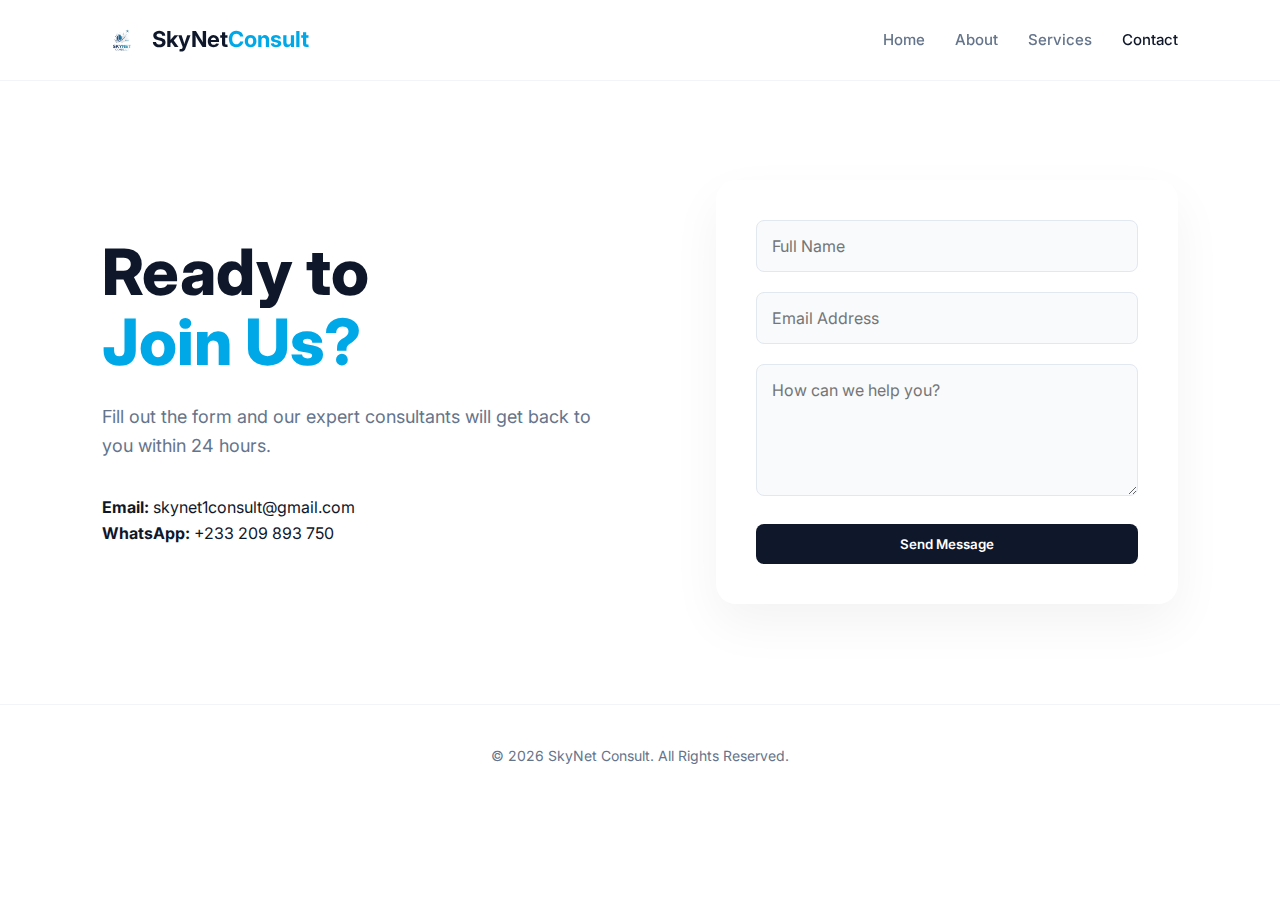
<file: contact.html>
<!DOCTYPE html>
<html lang="en">
<head>
    <meta charset="UTF-8">
    <meta name="viewport" content="width=device-width, initial-scale=1.0">
    <title>Contact Us | SkyNet Consult</title>
    <link rel="icon" type="image/png" href="images/Skynet.png">
    <link href="https://fonts.googleapis.com/css2?family=Inter:wght@400;600;700;800&display=swap" rel="stylesheet">
    <link rel="stylesheet" href="style.css">
    <style>
        /* Mobile Menu Styles for this page */
        .menu-toggle {
            display: none;
            flex-direction: column;
            cursor: pointer;
            gap: 5px;
            z-index: 1001;
        }

        .bar {
            width: 25px;
            height: 3px;
            background-color: var(--primary-navy);
            transition: 0.3s;
        }

        @media (max-width: 768px) {
            .menu-toggle { display: flex; }
            .nav-links {
                position: fixed;
                right: -100%;
                top: 0;
                height: 100vh;
                width: 75%;
                background: white;
                flex-direction: column;
                padding-top: 100px;
                transition: 0.4s ease-in-out;
                box-shadow: -10px 0 30px rgba(0,0,0,0.1);
                z-index: 999;
            }
            .nav-links.active { right: 0; }
            .nav-links li { 
                margin: 20px 0; 
                width: 100%; 
                text-align: center; 
            }
            /* Adjust hero for mobile */
            .hero-container { grid-template-columns: 1fr; }
        }
    </style>
</head>
<body>

    <nav>
        <a href="index.html" class="logo-wrapper">
            <img src="images/Skynet.png" alt="Logo" class="nav-logo">
            <h2>SkyNet<span>Consult</span></h2>
        </a>

        <div class="menu-toggle" id="mobile-menu">
            <span class="bar"></span>
            <span class="bar"></span>
            <span class="bar"></span>
        </div>

        <ul class="nav-links">
            <li><a href="index.html">Home</a></li>
            <li><a href="about.html">About</a></li>
            <li><a href="services.html">Services</a></li>
            <li><a href="contact.html" class="active">Contact</a></li>
        </ul>
    </nav>

    <section class="hero-split" style="padding-top:180px">
        <div class="hero-container">
            <div class="hero-content-left">
                <h1>Ready to <br><span class="highlight-blue">Join Us?</span></h1>
                <p class="hero-description">Fill out the form and our expert consultants will get back to you within 24 hours.</p>
                <div style="margin-top: 30px;">
                    <p><strong>Email:</strong> skynet1consult@gmail.com </p>
                    <p><strong>WhatsApp:</strong> +233 209 893 750</p>
                </div>
            </div>
            <div class="contact-form">
                <form action="/contact" method="POST">
                    <input type="text" name="name" placeholder="Full Name" required>
                    <input type="email" name="email" placeholder="Email Address" required>
                    <textarea name="message" rows="5" placeholder="How can we help you?" required></textarea>
                    <button type="submit" class="btn btn-navy" style="width:100%">Send Message</button>
                </form>
            </div>
        </div>
    </section>

    <footer>© 2026 SkyNet Consult. All Rights Reserved.</footer>

    <script>
        const menu = document.querySelector('#mobile-menu');
        const menuLinks = document.querySelector('.nav-links');
        const bars = document.querySelectorAll('.bar');

        menu.addEventListener('click', function() {
            menuLinks.classList.toggle('active');
            
            // Animate hamburger to X
            if(menuLinks.classList.contains('active')) {
                bars[0].style.transform = "rotate(45deg) translate(5px, 6px)";
                bars[1].style.opacity = "0";
                bars[2].style.transform = "rotate(-45deg) translate(5px, -6px)";
            } else {
                bars[0].style.transform = "none";
                bars[1].style.opacity = "1";
                bars[2].style.transform = "none";
            }
        });

        // Close menu if a link is clicked
        document.querySelectorAll('.nav-links a').forEach(link => {
            link.addEventListener('click', () => {
                menuLinks.classList.remove('active');
                bars[0].style.transform = "none";
                bars[1].style.opacity = "1";
                bars[2].style.transform = "none";
            });
        });
    </script>
</body>
</html>
</file>
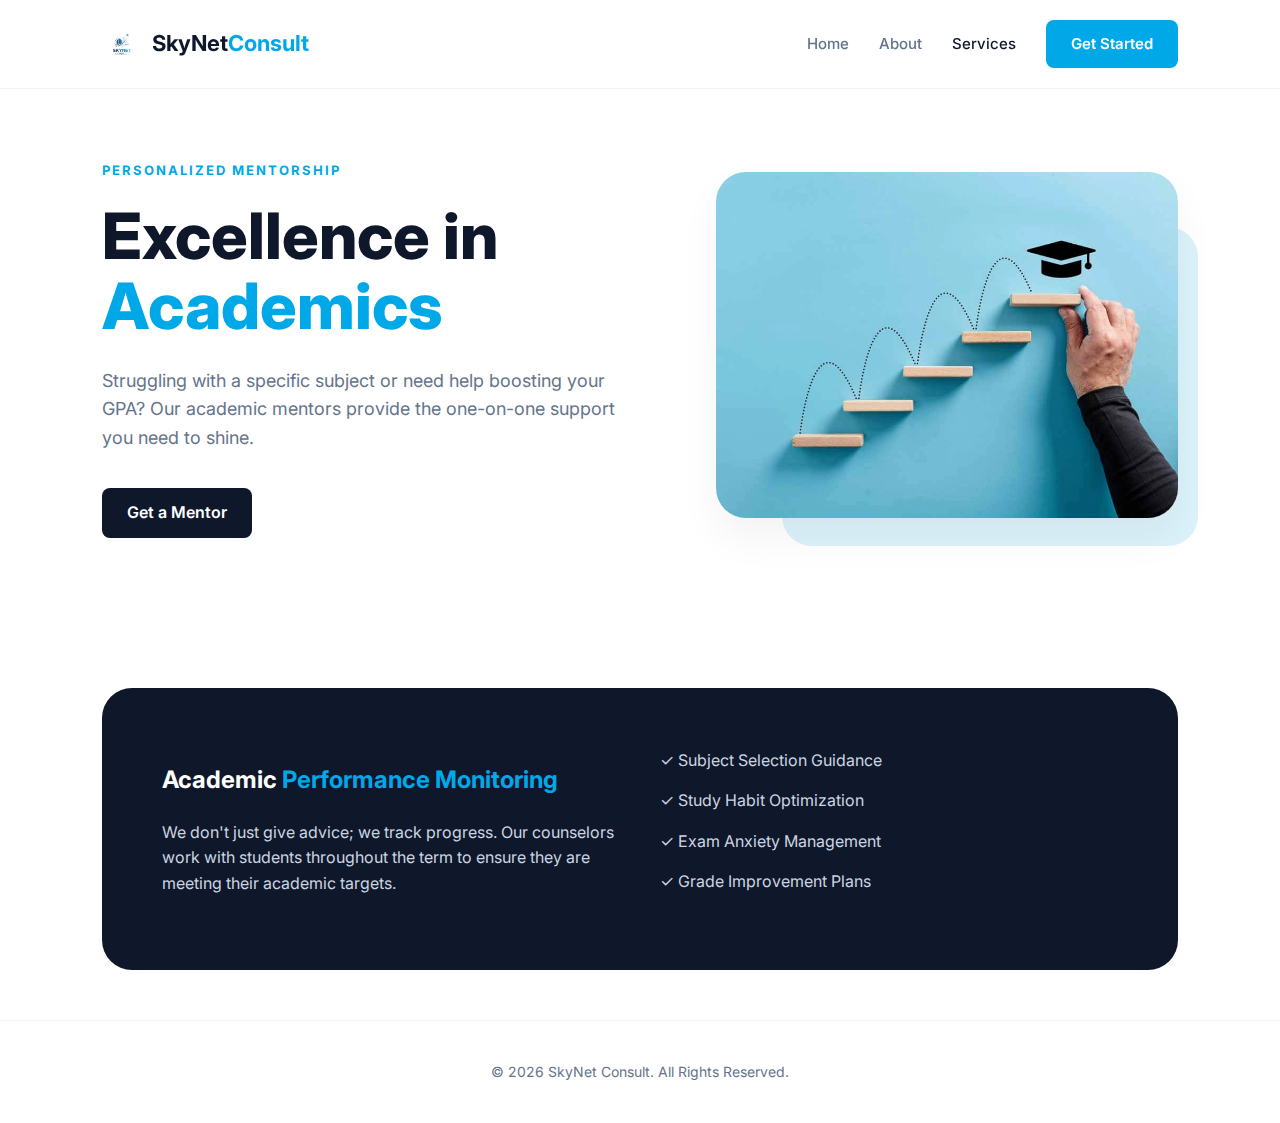
<file: service-academic.html>
<!DOCTYPE html>
<html lang="en">
<head>
    <meta charset="UTF-8">
    <meta name="viewport" content="width=device-width, initial-scale=1.0">
    <title>Academic Counselling | SkyNet Consult</title>
    <link rel="icon" type="image/png" href="images/Skynet.png">
    <link href="https://fonts.googleapis.com/css2?family=Inter:wght@400;600;700;800&display=swap" rel="stylesheet">
    <link rel="stylesheet" href="style.css">
    <style>
        .mentorship-box {
            background: var(--primary-navy);
            color: white;
            padding: 60px;
            border-radius: 30px;
            margin: 50px 8%;
            display: grid;
            grid-template-columns: 1fr 1fr;
            gap: 40px;
            align-items: center;
        }

        /* Mobile Menu Styles */
        .menu-toggle {
            display: none;
            flex-direction: column;
            cursor: pointer;
            gap: 5px;
            z-index: 1001;
        }

        .bar {
            width: 25px;
            height: 3px;
            background-color: var(--primary-navy);
            transition: 0.3s;
        }

        @media (max-width: 768px) { 
            .mentorship-box { grid-template-columns: 1fr; padding: 30px; } 
            .menu-toggle { display: flex; }
            .nav-links {
                position: fixed;
                right: -100%;
                top: 0;
                height: 100vh;
                width: 75%;
                background: white;
                flex-direction: column;
                padding-top: 100px;
                transition: 0.4s ease-in-out;
                box-shadow: -10px 0 30px rgba(0,0,0,0.1);
                z-index: 999;
            }
            .nav-links.active { right: 0; }
            .nav-links li { margin: 20px 0; width: 100%; text-align: center; }
        }
    </style>
</head>
<body>

    <nav>
        <a href="index.html" class="logo-wrapper">
            <img src="images/Skynet.png" alt="Logo" class="nav-logo">
            <h2>SkyNet<span>Consult</span></h2>
        </a>

        <div class="menu-toggle" id="mobile-menu">
            <span class="bar"></span>
            <span class="bar"></span>
            <span class="bar"></span>
        </div>

        <ul class="nav-links">
            <li><a href="index.html">Home</a></li>
            <li><a href="about.html">About</a></li>
            <li><a href="services.html" class="active">Services</a></li>
            <li><a href="contact.html" class="btn btn-blue" style="color:white">Get Started</a></li>
        </ul>
    </nav>

    <header class="hero-split" style="padding-top:160px;">
        <div class="hero-container">
            <div class="hero-content-left">
                <p class="tagline">Personalized Mentorship</p>
                <h1>Excellence in <br><span class="highlight-blue">Academics</span></h1>
                <p class="hero-description">Struggling with a specific subject or need help boosting your GPA? Our academic mentors provide the one-on-one support you need to shine.</p>
                <a href="https://wa.me/233209893750?text=I%20need%20Academic%20Counselling%20support" class="btn btn-navy">Get a Mentor</a>
            </div>
            <div class="hero-image-right">
                <div class="image-wrapper">
                    <div class="image-bg-shape"></div>
                    <img src="images/Academic Success.png" class="hero-image" alt="Academic Success">
                </div>
            </div>
        </div>
    </header>

    <div class="mentorship-box">
        <div>
            <h2 style="color:white;">Academic <span class="highlight-blue">Performance Monitoring</span></h2>
            <p style="color: #cbd5e1; margin-top: 20px;">We don't just give advice; we track progress. Our counselors work with students throughout the term to ensure they are meeting their academic targets.</p>
        </div>
        <ul style="list-style: none; color: #cbd5e1;">
            <li style="margin-bottom: 15px;">✓ Subject Selection Guidance</li>
            <li style="margin-bottom: 15px;">✓ Study Habit Optimization</li>
            <li style="margin-bottom: 15px;">✓ Exam Anxiety Management</li>
            <li style="margin-bottom: 15px;">✓ Grade Improvement Plans</li>
        </ul>
    </div>

    <footer>© 2026 SkyNet Consult. All Rights Reserved.</footer>

    <script>
        const menu = document.querySelector('#mobile-menu');
        const menuLinks = document.querySelector('.nav-links');
        const bars = document.querySelectorAll('.bar');

        menu.addEventListener('click', function() {
            menuLinks.classList.toggle('active');
            if(menuLinks.classList.contains('active')) {
                bars[0].style.transform = "rotate(45deg) translate(5px, 6px)";
                bars[1].style.opacity = "0";
                bars[2].style.transform = "rotate(-45deg) translate(5px, -6px)";
            } else {
                bars[0].style.transform = "none";
                bars[1].style.opacity = "1";
                bars[2].style.transform = "none";
            }
        });

        document.querySelectorAll('.nav-links a').forEach(link => {
            link.addEventListener('click', () => {
                menuLinks.classList.remove('active');
                bars[0].style.transform = "none";
                bars[1].style.opacity = "1";
                bars[2].style.transform = "none";
            });
        });
    </script>
</body>
</html>
</file>
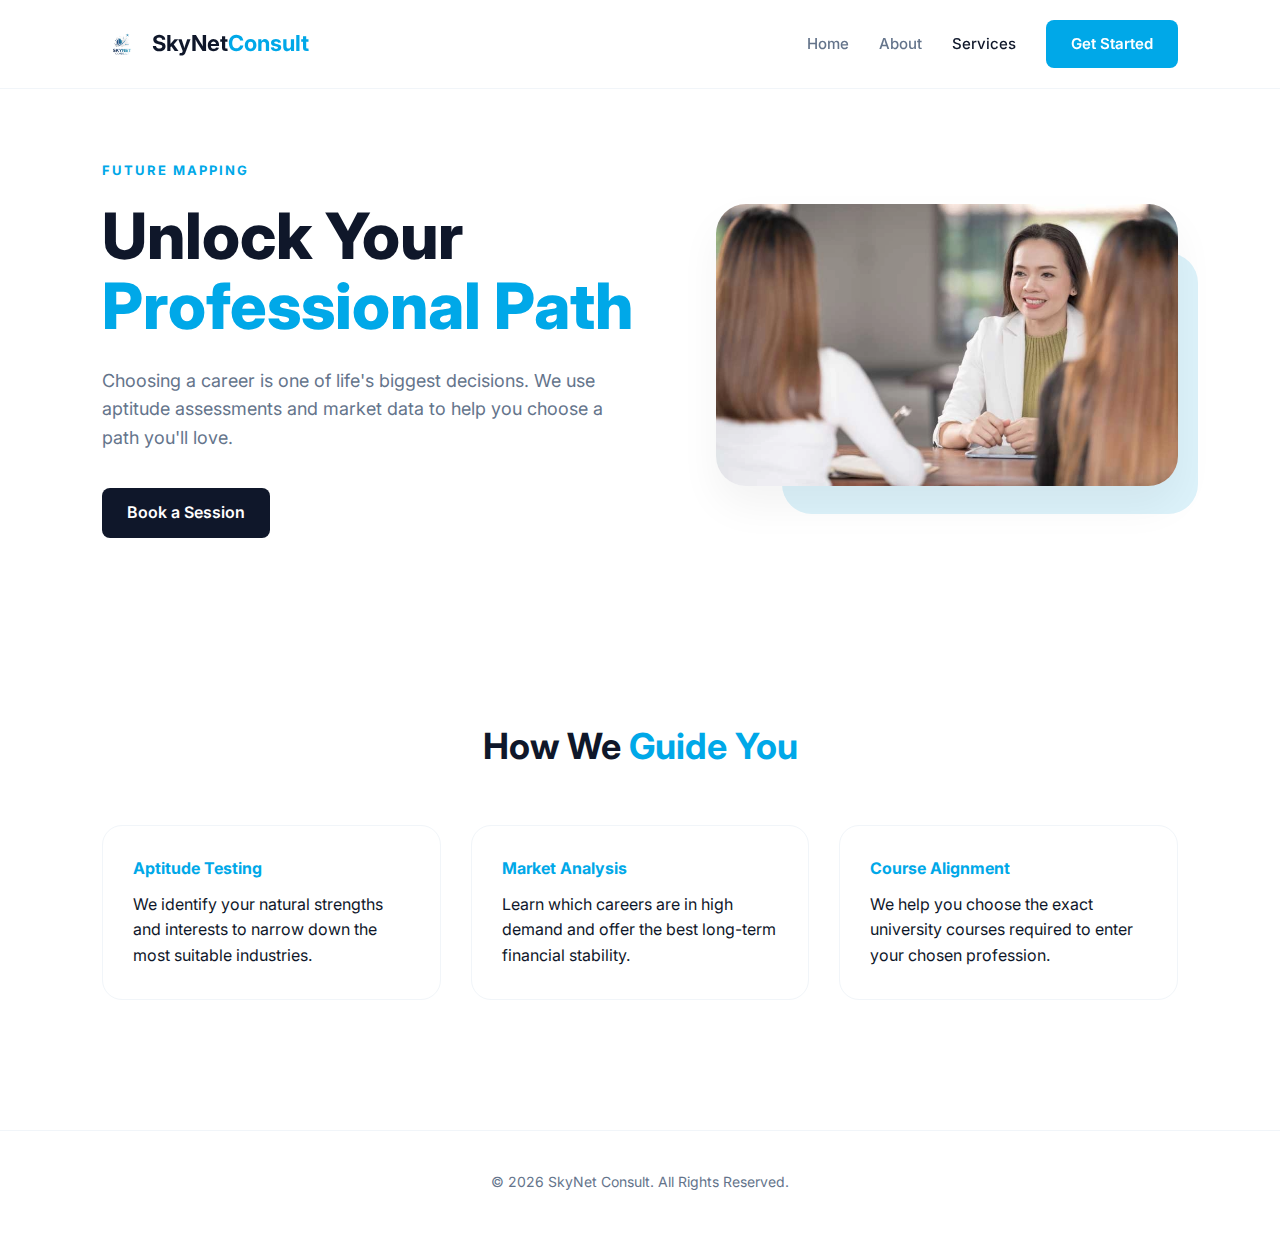
<file: service-career.html>
<!DOCTYPE html>
<html lang="en">
<head>
    <meta charset="UTF-8">
    <meta name="viewport" content="width=device-width, initial-scale=1.0">
    <title>Career Counselling | SkyNet Consult</title>
    <link rel="icon" type="image/png" href="images/Skynet.png">
    <link href="https://fonts.googleapis.com/css2?family=Inter:wght@400;600;700;800&display=swap" rel="stylesheet">
    <link rel="stylesheet" href="style.css">
    <style>
        .career-grid {
            display: grid;
            grid-template-columns: repeat(auto-fit, minmax(300px, 1fr));
            gap: 30px;
            margin: 50px 0;
        }
        .career-feature {
            background: #fff;
            padding: 30px;
            border-radius: 20px;
            border: 1px solid #f1f5f9;
        }
        .career-feature h4 { color: var(--accent-blue); margin-bottom: 10px; }

        /* Mobile Menu Styles */
        .menu-toggle {
            display: none;
            flex-direction: column;
            cursor: pointer;
            gap: 5px;
            z-index: 1001;
        }

        .bar {
            width: 25px;
            height: 3px;
            background-color: var(--primary-navy);
            transition: 0.3s;
        }

        @media (max-width: 768px) {
            .menu-toggle { display: flex; }
            .nav-links {
                position: fixed;
                right: -100%;
                top: 0;
                height: 100vh;
                width: 75%;
                background: white;
                flex-direction: column;
                padding-top: 100px;
                transition: 0.4s ease-in-out;
                box-shadow: -10px 0 30px rgba(0,0,0,0.1);
                z-index: 999;
            }
            .nav-links.active { right: 0; }
            .nav-links li { margin: 20px 0; width: 100%; text-align: center; }
        }
    </style>
</head>
<body>

    <nav>
        <a href="index.html" class="logo-wrapper">
            <img src="images/Skynet.png" alt="Logo" class="nav-logo">
            <h2>SkyNet<span>Consult</span></h2>
        </a>

        <div class="menu-toggle" id="mobile-menu">
            <span class="bar"></span>
            <span class="bar"></span>
            <span class="bar"></span>
        </div>

        <ul class="nav-links">
            <li><a href="index.html">Home</a></li>
            <li><a href="about.html">About</a></li>
            <li><a href="services.html" class="active">Services</a></li>
            <li><a href="contact.html" class="btn btn-blue" style="color:white">Get Started</a></li>
        </ul>
    </nav>

    <header class="hero-split" style="padding-top:160px;">
        <div class="hero-container">
            <div class="hero-content-left">
                <p class="tagline">Future Mapping</p>
                <h1>Unlock Your <br><span class="highlight-blue">Professional Path</span></h1>
                <p class="hero-description">Choosing a career is one of life's biggest decisions. We use aptitude assessments and market data to help you choose a path you'll love.</p>
                <a href="https://wa.me/233209893750?text=I%20want%20to%20book%20a%20Career%20Counselling%20session" class="btn btn-navy">Book a Session</a>
            </div>
            <div class="hero-image-right">
                <div class="image-wrapper">
                    <div class="image-bg-shape"></div>
                    <img src="images/Career Planning.png" class="hero-image" alt="Career Planning">
                </div>
            </div>
        </div>
    </header>

    <section>
        <h2 class="section-title">How We <span class="highlight-blue">Guide You</span></h2>
        <div class="career-grid">
            <div class="career-feature">
                <h4>Aptitude Testing</h4>
                <p>We identify your natural strengths and interests to narrow down the most suitable industries.</p>
            </div>
            <div class="career-feature">
                <h4>Market Analysis</h4>
                <p>Learn which careers are in high demand and offer the best long-term financial stability.</p>
            </div>
            <div class="career-feature">
                <h4>Course Alignment</h4>
                <p>We help you choose the exact university courses required to enter your chosen profession.</p>
            </div>
        </div>
    </section>

    <footer>© 2026 SkyNet Consult. All Rights Reserved.</footer>

    <script>
        const menu = document.querySelector('#mobile-menu');
        const menuLinks = document.querySelector('.nav-links');
        const bars = document.querySelectorAll('.bar');

        menu.addEventListener('click', function() {
            menuLinks.classList.toggle('active');
            
            // Animate hamburger to X
            if(menuLinks.classList.contains('active')) {
                bars[0].style.transform = "rotate(45deg) translate(5px, 6px)";
                bars[1].style.opacity = "0";
                bars[2].style.transform = "rotate(-45deg) translate(5px, -6px)";
            } else {
                bars[0].style.transform = "none";
                bars[1].style.opacity = "1";
                bars[2].style.transform = "none";
            }
        });

        // Close menu if a link is clicked
        document.querySelectorAll('.nav-links a').forEach(link => {
            link.addEventListener('click', () => {
                menuLinks.classList.remove('active');
                bars[0].style.transform = "none";
                bars[1].style.opacity = "1";
                bars[2].style.transform = "none";
            });
        });
    </script>
</body>
</html>
</file>
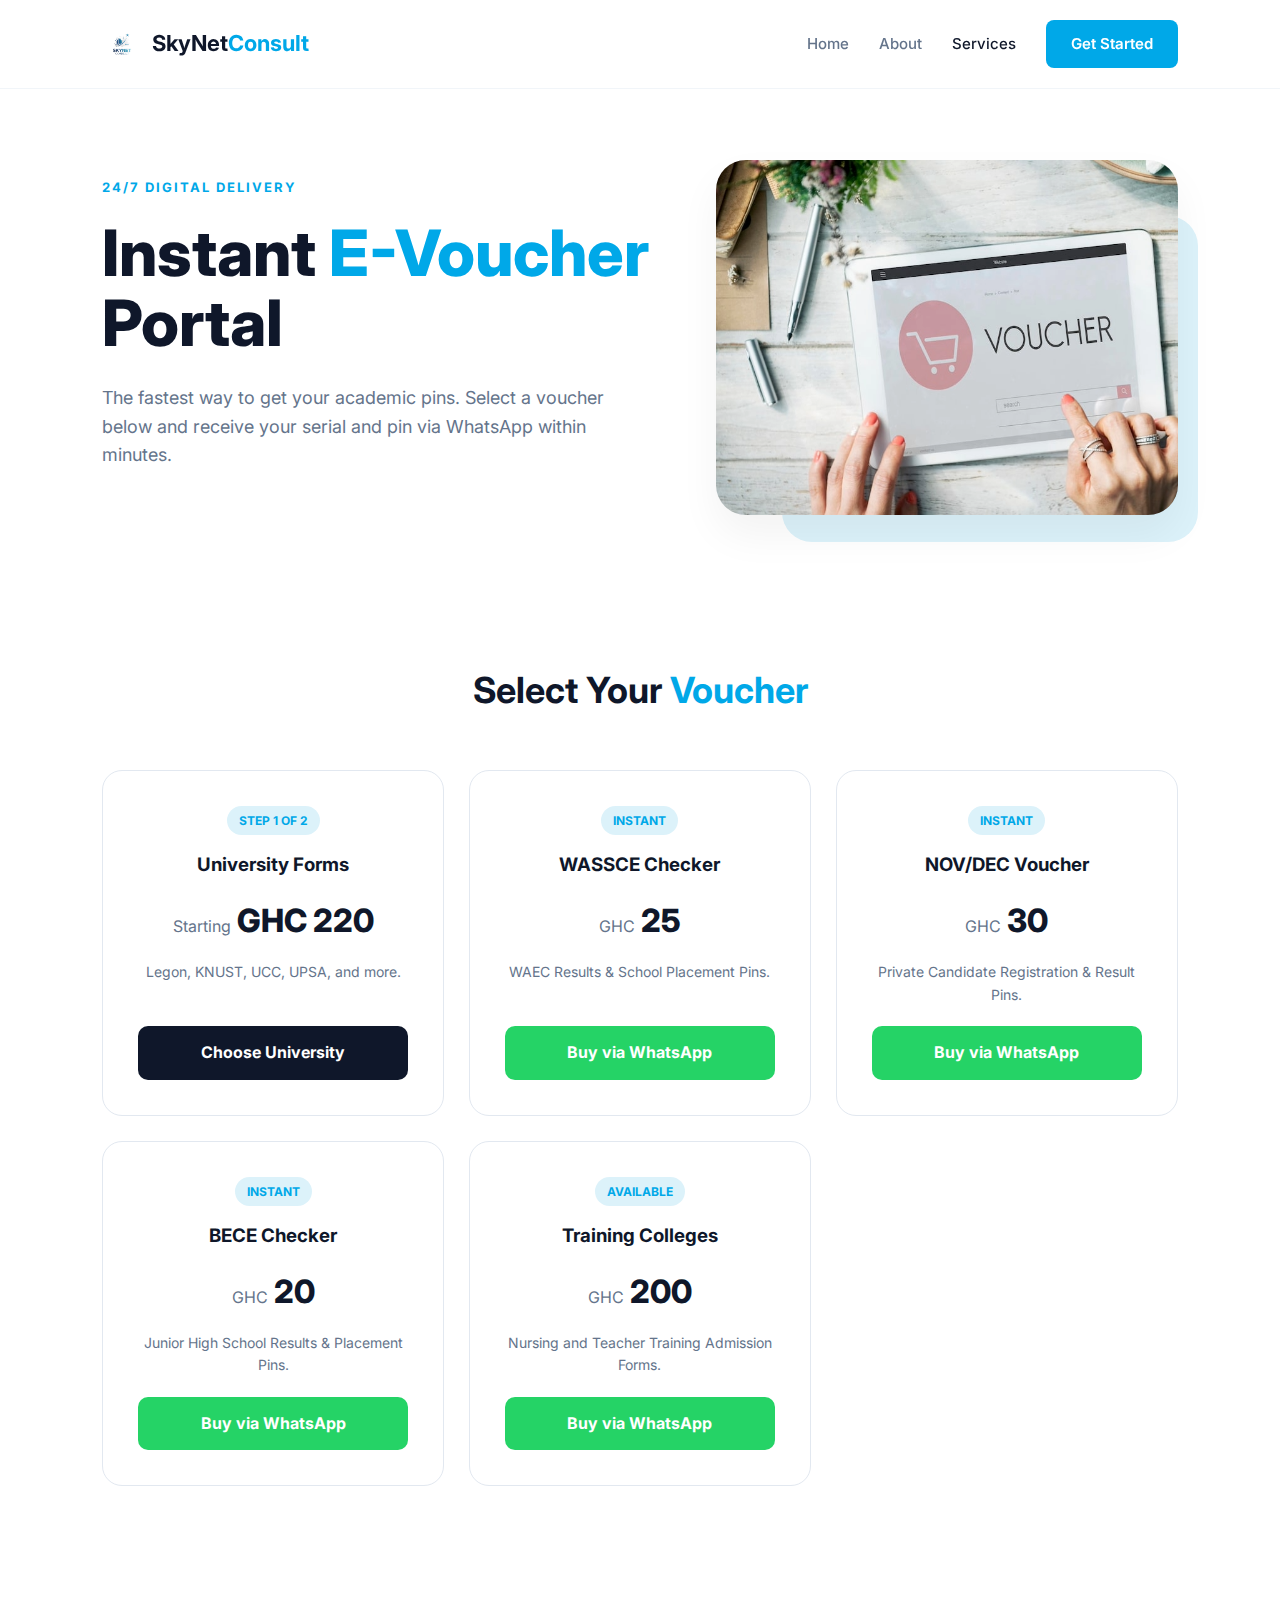
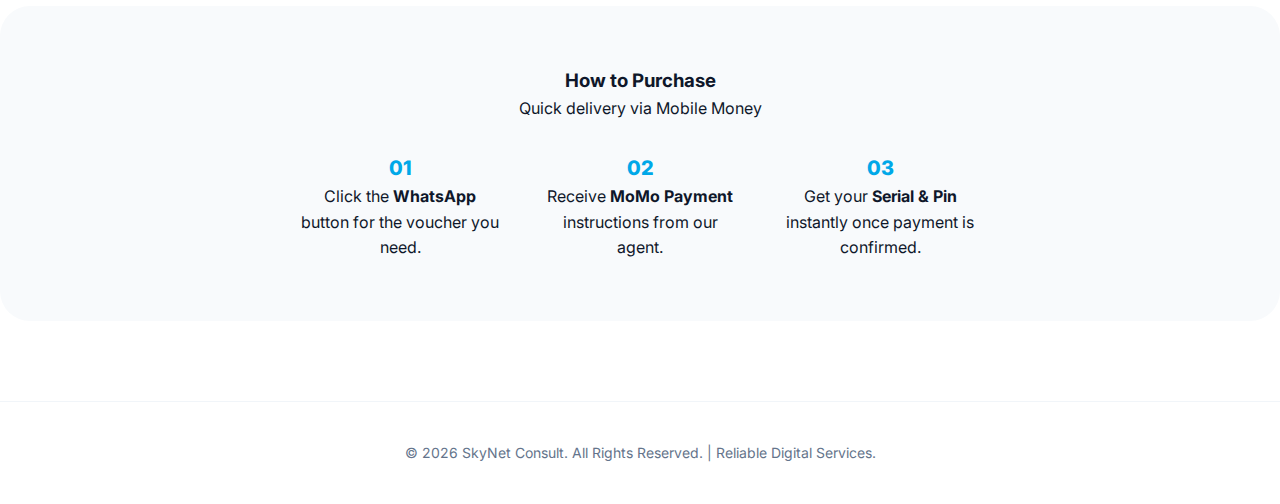
<file: service-vouchers.html>
<!DOCTYPE html>
<html lang="en">
<head>
    <meta charset="UTF-8">
    <meta name="viewport" content="width=device-width, initial-scale=1.0">
    <title>Buy E-Vouchers | SkyNet Consult</title>
    <link rel="icon" type="image/png" href="images/Skynet.png">
    <link href="https://fonts.googleapis.com/css2?family=Inter:wght@400;600;700;800&display=swap" rel="stylesheet">
    <link rel="stylesheet" href="style.css">
    
    <style>
        .voucher-grid {
            display: grid;
            grid-template-columns: repeat(auto-fit, minmax(280px, 1fr));
            gap: 25px;
            margin-top: 40px;
        }

        .voucher-card {
            background: white;
            padding: 35px;
            border-radius: 20px;
            border: 1px solid #e2e8f0;
            text-align: center;
            transition: var(--transition);
            display: flex;
            flex-direction: column;
            position: relative;
        }

        .voucher-card:hover {
            border-color: var(--accent-blue);
            transform: translateY(-5px);
            box-shadow: 0 15px 30px rgba(15, 23, 42, 0.08);
        }

        .voucher-price {
            font-size: 32px;
            font-weight: 800;
            color: var(--primary-navy);
            margin: 15px 0;
        }

        .voucher-price span {
            font-size: 16px;
            color: var(--text-gray);
            font-weight: 400;
        }

        .instant-badge {
            display: inline-block;
            background: #dcf2fa;
            color: var(--accent-blue);
            padding: 5px 12px;
            border-radius: 50px;
            font-size: 12px;
            font-weight: 700;
            text-transform: uppercase;
            margin-bottom: 15px;
            align-self: center;
        }

        /* The Button Style */
        .buy-now-btn {
            display: block;
            width: 100%;
            padding: 14px;
            background: #25d366; /* WhatsApp Green */
            color: white;
            text-decoration: none;
            border-radius: 10px;
            font-weight: 700;
            margin-top: auto;
            transition: 0.3s;
        }

        .buy-now-btn:hover {
            background: #128c7e;
            transform: scale(1.02);
        }

        .uni-selection-btn {
            background: var(--primary-navy);
        }

        .uni-selection-btn:hover {
            background: var(--accent-blue);
        }

        .trust-banner {
            background: var(--bg-light);
            padding: 60px 8%;
            text-align: center;
            border-radius: 30px;
            margin: 40px 0 80px;
        }

        /* Mobile Menu Styles */
        .menu-toggle {
            display: none;
            flex-direction: column;
            cursor: pointer;
            gap: 5px;
            z-index: 1001;
        }

        .bar {
            width: 25px;
            height: 3px;
            background-color: var(--primary-navy);
            transition: 0.3s;
        }

        @media (max-width: 768px) {
            .menu-toggle { display: flex; }
            .nav-links {
                position: fixed;
                right: -100%;
                top: 0;
                height: 100vh;
                width: 75%;
                background: white;
                flex-direction: column;
                padding-top: 100px;
                transition: 0.4s ease-in-out;
                box-shadow: -10px 0 30px rgba(0,0,0,0.1);
                z-index: 999;
            }
            .nav-links.active { right: 0; }
            .nav-links li { margin: 20px 0; width: 100%; text-align: center; }
            
            .voucher-grid { grid-template-columns: 1fr; }
            .hero-split { padding-top: 120px !important; }
        }
    </style>
</head>
<body>

    <nav>
        <a href="index.html" class="logo-wrapper">
            <img src="images/Skynet.png" alt="Logo" class="nav-logo">
            <h2>SkyNet<span>Consult</span></h2>
        </a>
        
        <div class="menu-toggle" id="mobile-menu">
            <span class="bar"></span>
            <span class="bar"></span>
            <span class="bar"></span>
        </div>

        <ul class="nav-links">
            <li><a href="index.html">Home</a></li>
            <li><a href="about.html">About</a></li>
            <li><a href="services.html" class="active">Services</a></li>
            <li><a href="contact.html" class="btn btn-blue" style="color:white">Get Started</a></li>
        </ul>
    </nav>

    <header class="hero-split" style="padding-top:160px; padding-bottom: 60px;">
        <div class="hero-container">
            <div class="hero-content-left">
                <p class="tagline">24/7 Digital Delivery</p>
                <h1>Instant <span class="highlight-blue">E-Voucher</span> Portal</h1>
                <p class="hero-description">The fastest way to get your academic pins. Select a voucher below and receive your serial and pin via WhatsApp within minutes.</p>
            </div>
            <div class="hero-image-right">
                <div class="image-wrapper">
                    <div class="image-bg-shape"></div>
                    <img src="images/E-Voucher Services.png" class="hero-image" alt="E-Voucher Services">
                </div>
            </div>
        </div>
    </header>

    <section>
        <h2 class="section-title">Select Your <span class="highlight-blue">Voucher</span></h2>
        
        <div class="voucher-grid">
            <div class="voucher-card">
                <span class="instant-badge">Step 1 of 2</span>
                <h3>University Forms</h3>
                <p class="voucher-price"><span>Starting</span> GHC 220</p>
                <p style="font-size: 14px; color: var(--text-gray); margin-bottom: 20px;">Legon, KNUST, UCC, UPSA, and more.</p>
                <a href="university-selection.html" class="buy-now-btn uni-selection-btn">Choose University</a>
            </div>

            <div class="voucher-card">
                <span class="instant-badge">Instant</span>
                <h3>WASSCE Checker</h3>
                <p class="voucher-price"><span>GHC</span> 25</p>
                <p style="font-size: 14px; color: var(--text-gray); margin-bottom: 20px;">WAEC Results & School Placement Pins.</p>
                <a href="https://wa.me/233209893750?text=Hello%2C%20I%20want%20to%20buy%20a%20WASSCE%20Results%20Checker" class="buy-now-btn">Buy via WhatsApp</a>
            </div>

            <div class="voucher-card">
                <span class="instant-badge">Instant</span>
                <h3>NOV/DEC Voucher</h3>
                <p class="voucher-price"><span>GHC</span> 30</p>
                <p style="font-size: 14px; color: var(--text-gray); margin-bottom: 20px;">Private Candidate Registration & Result Pins.</p>
                <a href="https://wa.me/233209893750?text=Hello%2C%20I%20want%20to%20buy%20a%20NOV/DEC%20Voucher" class="buy-now-btn">Buy via WhatsApp</a>
            </div>

            <div class="voucher-card">
                <span class="instant-badge">Instant</span>
                <h3>BECE Checker</h3>
                <p class="voucher-price"><span>GHC</span> 20</p>
                <p style="font-size: 14px; color: var(--text-gray); margin-bottom: 20px;">Junior High School Results & Placement Pins.</p>
                <a href="https://wa.me/233209893750?text=Hello%2C%20I%20want%20to%20buy%20a%20BECE%20Results%20Checker" class="buy-now-btn">Buy via WhatsApp</a>
            </div>

            <div class="voucher-card">
                <span class="instant-badge">Available</span>
                <h3>Training Colleges</h3>
                <p class="voucher-price"><span>GHC</span> 200</p>
                <p style="font-size: 14px; color: var(--text-gray); margin-bottom: 20px;">Nursing and Teacher Training Admission Forms.</p>
                <a href="https://wa.me/233209893750?text=Hello%2C%20I%20want%20to%20buy%20a%20Training%20College%20Voucher" class="buy-now-btn">Buy via WhatsApp</a>
            </div>
        </div>
    </section>

    <div class="trust-banner">
        <h3>How to Purchase</h3>
        <p class="subtitle">Quick delivery via Mobile Money</p>
        
        <div style="display: flex; justify-content: center; gap: 40px; flex-wrap: wrap; margin-top: 30px;">
            <div style="max-width: 200px;">
                <p style="font-weight:800; color:var(--accent-blue); font-size: 20px;">01</p>
                <p>Click the <strong>WhatsApp</strong> button for the voucher you need.</p>
            </div>
            <div style="max-width: 200px;">
                <p style="font-weight:800; color:var(--accent-blue); font-size: 20px;">02</p>
                <p>Receive <strong>MoMo Payment</strong> instructions from our agent.</p>
            </div>
            <div style="max-width: 200px;">
                <p style="font-weight:800; color:var(--accent-blue); font-size: 20px;">03</p>
                <p>Get your <strong>Serial & Pin</strong> instantly once payment is confirmed.</p>
            </div>
        </div>
    </div>

    <footer>
        <p>© 2026 SkyNet Consult. All Rights Reserved. | Reliable Digital Services.</p>
    </footer>

    <script>
        const menu = document.querySelector('#mobile-menu');
        const menuLinks = document.querySelector('.nav-links');
        const bars = document.querySelectorAll('.bar');

        menu.addEventListener('click', function() {
            menuLinks.classList.toggle('active');
            if(menuLinks.classList.contains('active')) {
                bars[0].style.transform = "rotate(45deg) translate(5px, 6px)";
                bars[1].style.opacity = "0";
                bars[2].style.transform = "rotate(-45deg) translate(5px, -6px)";
            } else {
                bars[0].style.transform = "none";
                bars[1].style.opacity = "1";
                bars[2].style.transform = "none";
            }
        });
    </script>
</body>
</html>
</file>
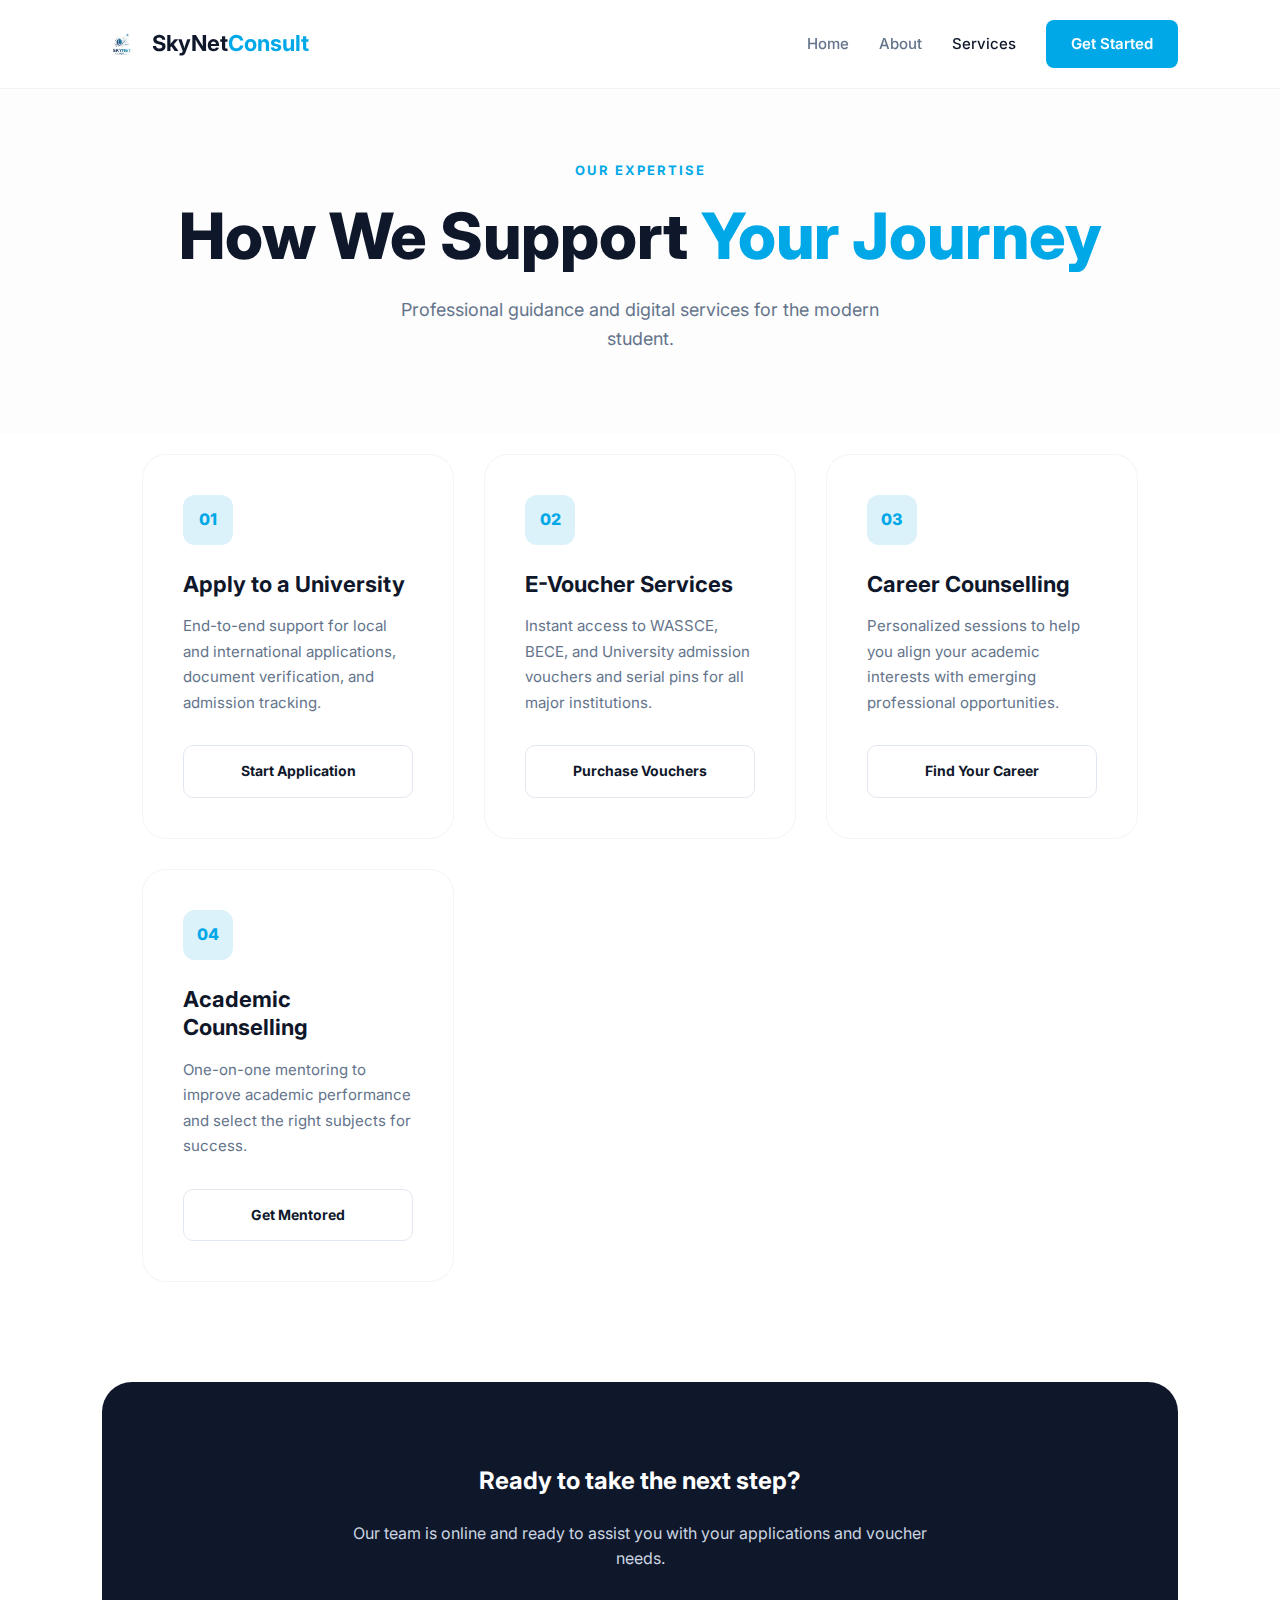
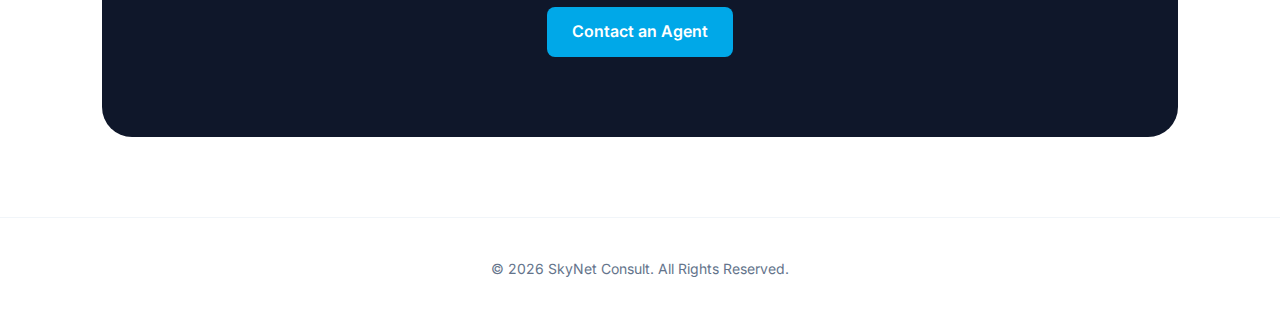
<file: services.html>
<!DOCTYPE html>
<html lang="en">
<head>
    <meta charset="UTF-8">
    <meta name="viewport" content="width=device-width, initial-scale=1.0">
    <title>Our Services | SkyNet Consult</title>
    <link rel="icon" type="image/png" href="images/Skynet.png">
    <link href="https://fonts.googleapis.com/css2?family=Inter:wght@400;600;700;800&display=swap" rel="stylesheet">
    <link rel="stylesheet" href="style.css">
    
    <style>
        /* Specific Styles for the Services Grid */
        .services-header {
            padding: 160px 8% 60px;
            background: #fdfdfd;
            text-align: center;
        }

        .services-container {
            padding: 20px 8% 100px;
            display: grid;
            grid-template-columns: repeat(auto-fit, minmax(280px, 1fr));
            gap: 30px;
            max-width: 1200px;
            margin: 0 auto;
        }

        .service-card-modern {
            background: white;
            padding: 40px;
            border-radius: 24px;
            border: 1px solid #f1f5f9;
            transition: var(--transition);
            display: flex;
            flex-direction: column;
            text-align: left;
        }

        .service-card-modern:hover {
            border-color: var(--accent-blue);
            transform: translateY(-8px);
            box-shadow: 0 25px 50px rgba(15, 23, 42, 0.08);
        }

        .icon-circle {
            width: 50px;
            height: 50px;
            background: #dcf2fa;
            border-radius: 12px;
            display: flex;
            align-items: center;
            justify-content: center;
            color: var(--accent-blue);
            font-weight: 800;
            margin-bottom: 25px;
        }

        .service-card-modern h3 {
            font-size: 22px;
            color: var(--primary-navy);
            margin-bottom: 15px;
            font-weight: 700;
            line-height: 1.3;
        }

        .service-card-modern p {
            color: var(--text-gray);
            font-size: 15px;
            line-height: 1.7;
            margin-bottom: 30px;
            flex-grow: 1;
        }

        .service-btn {
            display: inline-block;
            text-align: center;
            padding: 14px 20px;
            background: white;
            color: var(--primary-navy);
            border: 1px solid #e2e8f0;
            border-radius: 10px;
            text-decoration: none;
            font-weight: 700;
            font-size: 14px;
            transition: var(--transition);
        }

        .service-btn:hover {
            background: var(--primary-navy);
            color: white;
            border-color: var(--primary-navy);
        }

        .service-footer-cta {
            background: var(--primary-navy);
            color: white;
            padding: 80px 8%;
            text-align: center;
            border-radius: 30px;
            margin: 0 8% 80px;
        }

        /* Mobile Menu Styles */
        .menu-toggle {
            display: none;
            flex-direction: column;
            cursor: pointer;
            gap: 5px;
            z-index: 1001;
        }

        .bar {
            width: 25px;
            height: 3px;
            background-color: var(--primary-navy);
            transition: 0.3s;
        }

        @media (max-width: 768px) {
            .menu-toggle { display: flex; }
            .nav-links {
                position: fixed;
                right: -100%;
                top: 0;
                height: 100vh;
                width: 75%;
                background: white;
                flex-direction: column;
                padding-top: 100px;
                transition: 0.4s ease-in-out;
                box-shadow: -10px 0 30px rgba(0,0,0,0.1);
                z-index: 999;
            }
            .nav-links.active { right: 0; }
            .nav-links li { margin: 20px 0; width: 100%; text-align: center; }
            
            .services-header { padding-top: 120px; }
            .service-footer-cta { margin: 0 20px 60px; padding: 40px 20px; }
        }
    </style>
</head>
<body>

    <nav>
        <a href="index.html" class="logo-wrapper">
            <img src="images/Skynet.png" alt="Logo" class="nav-logo">
            <h2>SkyNet<span>Consult</span></h2>
        </a>

        <div class="menu-toggle" id="mobile-menu">
            <span class="bar"></span>
            <span class="bar"></span>
            <span class="bar"></span>
        </div>

        <ul class="nav-links">
            <li><a href="index.html">Home</a></li>
            <li><a href="about.html">About</a></li>
            <li><a href="services.html" class="active">Services</a></li>
            <li><a href="contact.html" class="btn btn-blue" style="color:white">Get Started</a></li>
        </ul>
    </nav>

    <header class="services-header">
        <p class="tagline">Our Expertise</p>
        <h1>How We Support <span class="highlight-blue">Your Journey</span></h1>
        <p class="hero-description" style="margin: 20px auto;">Professional guidance and digital services for the modern student.</p>
    </header>

    <div class="services-container">
        <div class="service-card-modern">
            <div class="icon-circle">01</div>
            <h3>Apply to a University</h3>
            <p>End-to-end support for local and international applications, document verification, and admission tracking.</p>
            <a href="service-apply.html" class="service-btn">Start Application</a>
        </div>

        <div class="service-card-modern">
            <div class="icon-circle">02</div>
            <h3>E-Voucher Services</h3>
            <p>Instant access to WASSCE, BECE, and University admission vouchers and serial pins for all major institutions.</p>
            <a href="service-vouchers.html" class="service-btn">Purchase Vouchers</a>
        </div>

        <div class="service-card-modern">
            <div class="icon-circle">03</div>
            <h3>Career Counselling</h3>
            <p>Personalized sessions to help you align your academic interests with emerging professional opportunities.</p>
            <a href="service-career.html" class="service-btn">Find Your Career</a>
        </div>

        <div class="service-card-modern">
            <div class="icon-circle">04</div>
            <h3>Academic Counselling</h3>
            <p>One-on-one mentoring to improve academic performance and select the right subjects for success.</p>
            <a href="service-academic.html" class="service-btn">Get Mentored</a>
        </div>
    </div>

    <section class="service-footer-cta">
        <h2 style="color: white; margin-bottom: 20px;">Ready to take the next step?</h2>
        <p style="color: #cbd5e1; margin-bottom: 35px; max-width: 600px; margin-left: auto; margin-right: auto;">
            Our team is online and ready to assist you with your applications and voucher needs.
        </p>
        <a href="contact.html" class="btn btn-blue">Contact an Agent</a>
    </section>

    <footer>
        <p>© 2026 SkyNet Consult. All Rights Reserved.</p>
    </footer>

    <script>
        const menu = document.querySelector('#mobile-menu');
        const menuLinks = document.querySelector('.nav-links');
        const bars = document.querySelectorAll('.bar');

        menu.addEventListener('click', function() {
            menuLinks.classList.toggle('active');
            
            // Animate hamburger to X
            if(menuLinks.classList.contains('active')) {
                bars[0].style.transform = "rotate(45deg) translate(5px, 6px)";
                bars[1].style.opacity = "0";
                bars[2].style.transform = "rotate(-45deg) translate(5px, -6px)";
            } else {
                bars[0].style.transform = "none";
                bars[1].style.opacity = "1";
                bars[2].style.transform = "none";
            }
        });
    </script>
</body>
</html>
</file>
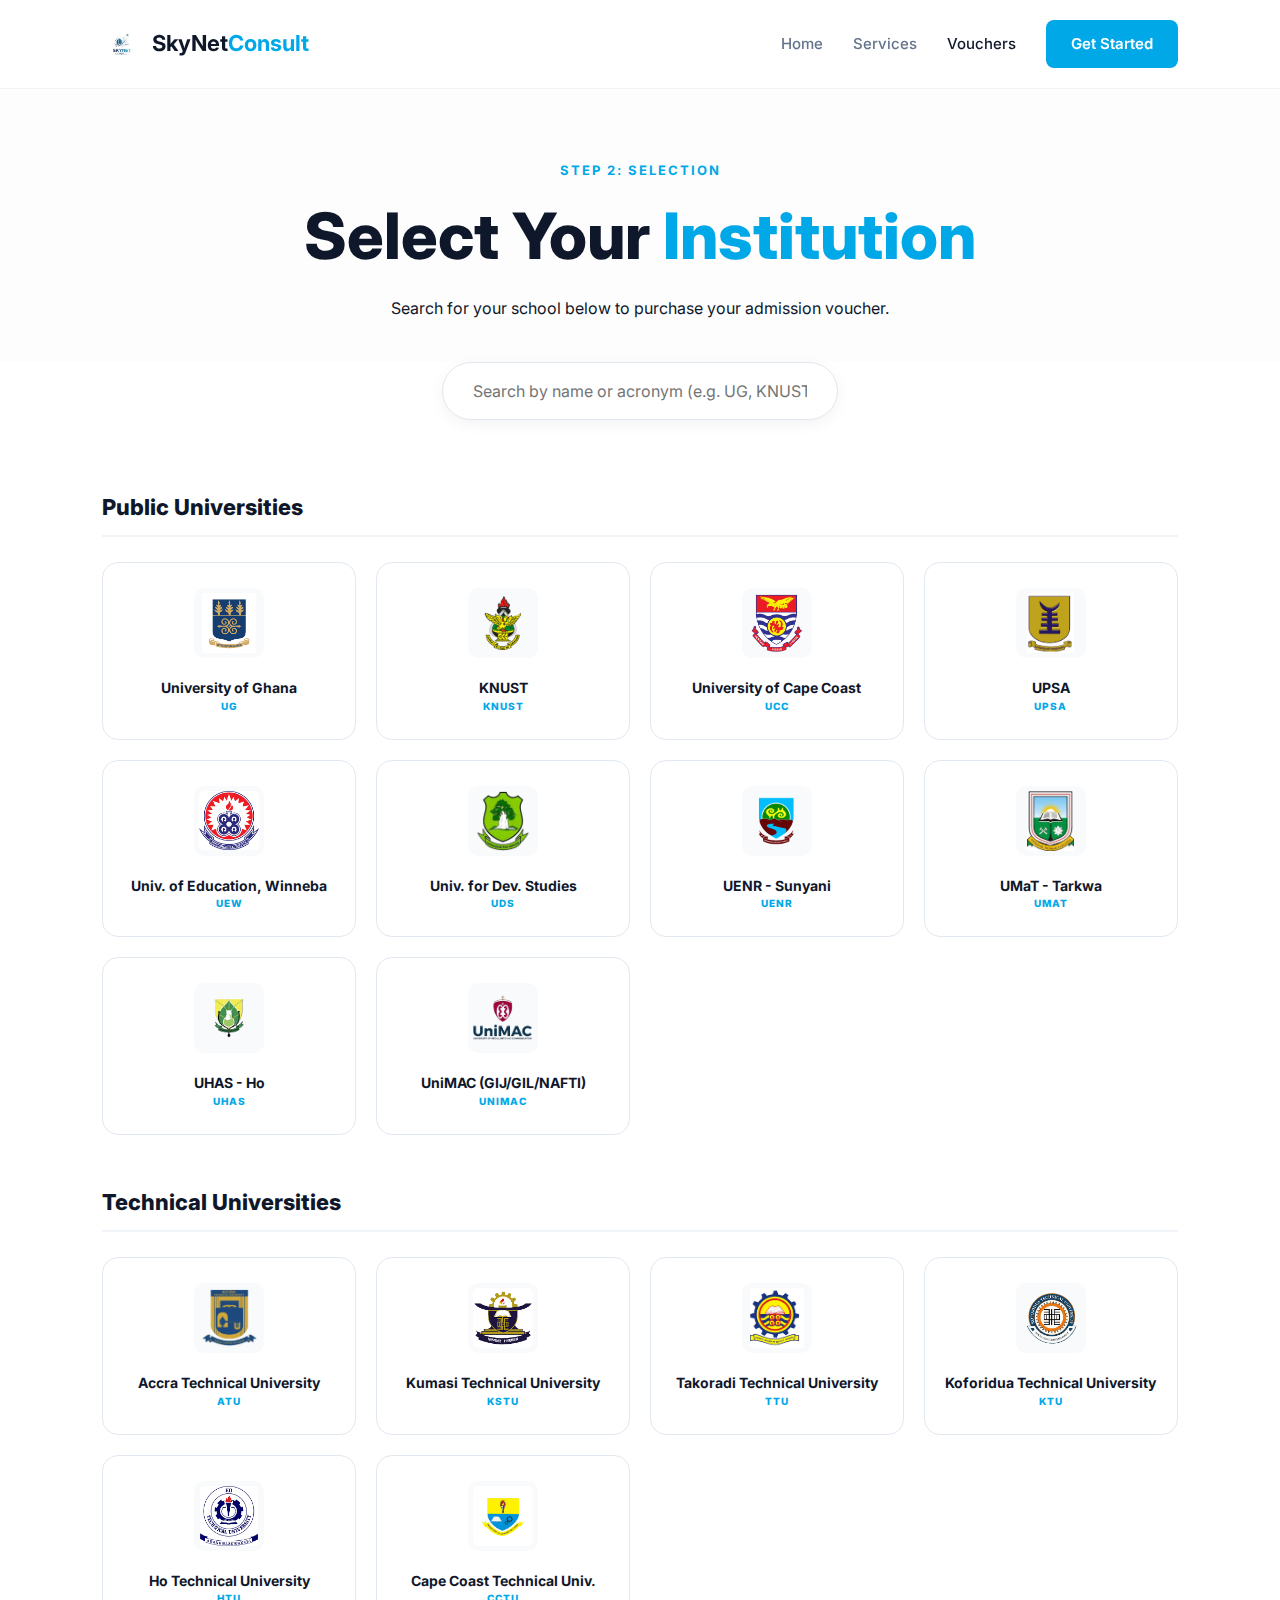
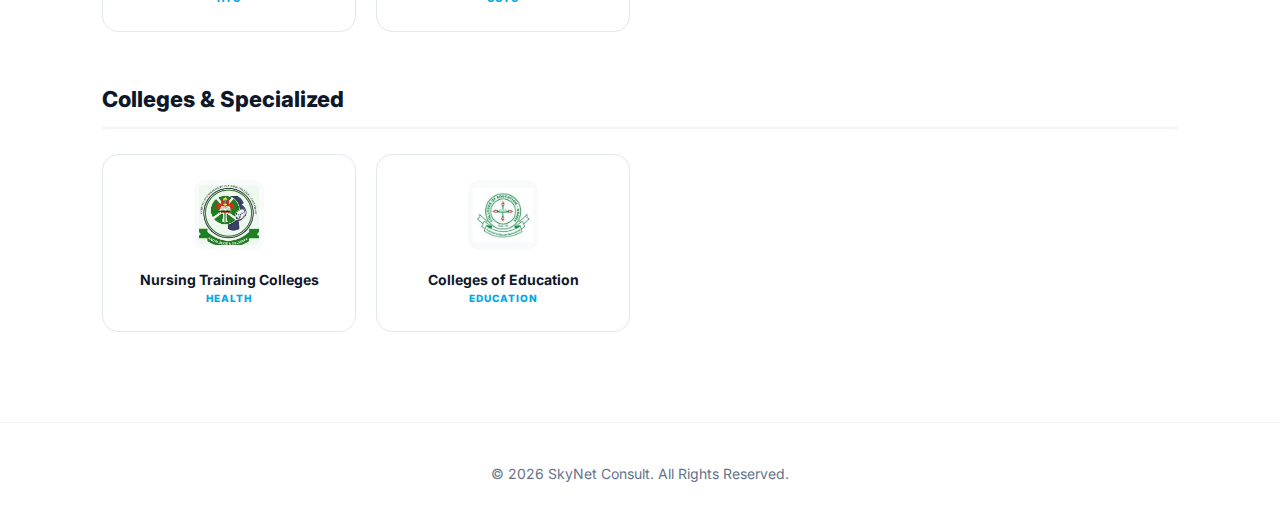
<file: university-selection.html>
<!DOCTYPE html>
<html lang="en">
<head>
    <meta charset="UTF-8">
    <meta name="viewport" content="width=device-width, initial-scale=1.0">
    <title>Select University | SkyNet Consult</title>
    <link rel="icon" type="image/png" href="images/Skynet.png">
    <link href="https://fonts.googleapis.com/css2?family=Inter:wght@400;600;700;800&display=swap" rel="stylesheet">
    <link rel="stylesheet" href="style.css">
    <style>
        .page-intro {
            padding: 160px 8% 40px;
            text-align: center;
            background: #fdfdfd;
        }

        .search-container {
            max-width: 600px;
            margin: 0 auto 50px;
            padding: 0 8%;
        }

        #uniSearch {
            width: 100%;
            padding: 18px 30px;
            border-radius: 50px;
            border: 1px solid #e2e8f0;
            font-size: 16px;
            outline: none;
            box-shadow: 0 4px 15px rgba(0,0,0,0.05);
            transition: 0.3s;
        }

        #uniSearch:focus {
            border-color: var(--accent-blue);
            box-shadow: 0 4px 20px rgba(52, 152, 219, 0.15);
        }

        .uni-section {
            padding: 20px 8% 40px;
            max-width: 1300px;
            margin: 0 auto;
        }

        .category-title {
            margin-bottom: 25px;
            padding-bottom: 10px;
            border-bottom: 2px solid #f1f5f9;
            color: var(--primary-navy);
            font-size: 22px;
            font-weight: 800;
        }

        .uni-grid {
            display: grid;
            grid-template-columns: repeat(auto-fill, minmax(200px, 1fr));
            gap: 20px;
            margin-bottom: 50px;
        }

        .uni-card {
            background: white;
            padding: 25px 15px;
            border-radius: 16px;
            border: 1px solid #e2e8f0;
            text-align: center;
            transition: all 0.3s ease;
            text-decoration: none;
            display: flex;
            flex-direction: column;
            align-items: center;
        }

        .uni-card:hover {
            border-color: var(--accent-blue);
            transform: translateY(-5px);
            box-shadow: 0 12px 25px rgba(0,0,0,0.06);
        }

        .uni-logo {
            width: 70px;
            height: 70px;
            object-fit: contain;
            margin-bottom: 15px;
            background: #f8fafc;
            border-radius: 10px;
            padding: 5px;
        }

        .uni-card h4 {
            color: var(--primary-navy);
            font-size: 14px;
            font-weight: 700;
            margin-top: 5px;
            line-height: 1.4;
        }

        .uni-tag {
            font-size: 10px;
            font-weight: 800;
            color: var(--accent-blue);
            text-transform: uppercase;
            letter-spacing: 1px;
            margin-top: auto;
        }

        /* Mobile Menu Styles */
        .menu-toggle {
            display: none;
            flex-direction: column;
            cursor: pointer;
            gap: 5px;
            z-index: 1001;
        }

        .bar {
            width: 25px;
            height: 3px;
            background-color: var(--primary-navy);
            transition: 0.3s;
        }

        @media (max-width: 768px) {
            .menu-toggle { display: flex; }
            .nav-links {
                position: fixed;
                right: -100%;
                top: 0;
                height: 100vh;
                width: 75%;
                background: white;
                flex-direction: column;
                padding-top: 100px;
                transition: 0.4s ease-in-out;
                box-shadow: -10px 0 30px rgba(0,0,0,0.1);
                z-index: 999;
            }
            .nav-links.active { right: 0; }
            .nav-links li { margin: 20px 0; width: 100%; text-align: center; }
            
            .page-intro { padding-top: 120px; }
            .uni-grid { grid-template-columns: repeat(2, 1fr); gap: 10px; }
            .uni-card h4 { font-size: 12px; }
        }
    </style>
</head>
<body>

    <nav>
        <a href="index.html" class="logo-wrapper">
            <img src="images/Skynet.png" alt="Logo" class="nav-logo">
            <h2>SkyNet<span>Consult</span></h2>
        </a>

        <div class="menu-toggle" id="mobile-menu">
            <span class="bar"></span>
            <span class="bar"></span>
            <span class="bar"></span>
        </div>

        <ul class="nav-links">
            <li><a href="index.html">Home</a></li>
            <li><a href="services.html">Services</a></li>
            <li><a href="service-vouchers.html" class="active">Vouchers</a></li>
            <li><a href="contact.html" class="btn btn-blue" style="color:white">Get Started</a></li>
        </ul>
    </nav>

    <header class="page-intro">
        <p class="tagline">Step 2: Selection</p>
        <h1>Select Your <span class="highlight-blue">Institution</span></h1>
        <p style="margin-top:15px;">Search for your school below to purchase your admission voucher.</p>
    </header>

    <div class="search-container">
        <input type="text" id="uniSearch" placeholder="Search by name or acronym (e.g. UG, KNUST)...">
    </div>

    <section class="uni-section">
        <h3 class="category-title">Public Universities</h3>
        <div class="uni-grid">
            <a href="https://wa.me/233209893750?text=I%20want%20to%20buy%20UG%20Voucher" class="uni-card">
                <img src="logos/UG.png" alt="UG" class="uni-logo">
                <h4>University of Ghana</h4>
                <span class="uni-tag">UG</span>
            </a>
            <a href="https://wa.me/233209893750?text=I%20want%20to%20buy%20KNUST%20Voucher" class="uni-card">
                <img src="logos/KNUST.png" alt="KNUST" class="uni-logo">
                <h4>KNUST</h4>
                <span class="uni-tag">KNUST</span>
            </a>
            <a href="https://wa.me/233209893750?text=I%20want%20to%20buy%20UCC%20Voucher" class="uni-card">
                <img src="logos/UCC.png" alt="UCC" class="uni-logo">
                <h4>University of Cape Coast</h4>
                <span class="uni-tag">UCC</span>
            </a>
            <a href="https://wa.me/233209893750?text=I%20want%20to%20buy%20UPSA%20Voucher" class="uni-card">
                <img src="logos/UPSA.png" alt="UPSA" class="uni-logo">
                <h4>UPSA</h4>
                <span class="uni-tag">UPSA</span>
            </a>
            <a href="https://wa.me/233209893750?text=I%20want%20to%20buy%20UEW%20Voucher" class="uni-card">
                <img src="logos/UEW.png" alt="UEW" class="uni-logo">
                <h4>Univ. of Education, Winneba</h4>
                <span class="uni-tag">UEW</span>
            </a>
            <a href="https://wa.me/233209893750?text=I%20want%20to%20buy%20UDS%20Voucher" class="uni-card">
                <img src="logos/UDS.png" alt="UDS" class="uni-logo">
                <h4>Univ. for Dev. Studies</h4>
                <span class="uni-tag">UDS</span>
            </a>
            <a href="https://wa.me/233209893750?text=I%20want%20to%20buy%20UENR%20Voucher" class="uni-card">
                <img src="logos/UENR.png" alt="UENR" class="uni-logo">
                <h4>UENR - Sunyani</h4>
                <span class="uni-tag">UENR</span>
            </a>
            <a href="https://wa.me/233209893750?text=I%20want%20to%20buy%20UMaT%20Voucher" class="uni-card">
                <img src="logos/UMAT.png" alt="UMaT" class="uni-logo">
                <h4>UMaT - Tarkwa</h4>
                <span class="uni-tag">UMaT</span>
            </a>
            <a href="https://wa.me/233209893750?text=I%20want%20to%20buy%20UHAS%20Voucher" class="uni-card">
                <img src="logos/UHAS.png" alt="UHAS" class="uni-logo">
                <h4>UHAS - Ho</h4>
                <span class="uni-tag">UHAS</span>
            </a>
            <a href="https://wa.me/233209893750?text=I%20want%20to%20buy%20UNIMAC%20Voucher" class="uni-card">
                <img src="logos/UniMAC.png" alt="UniMAC" class="uni-logo">
                <h4>UniMAC (GIJ/GIL/NAFTI)</h4>
                <span class="uni-tag">UNIMAC</span>
            </a>
        </div>

        <h3 class="category-title">Technical Universities</h3>
        <div class="uni-grid">
            <a href="https://wa.me/233209893750?text=I%20want%20to%20buy%20ATU%20Voucher" class="uni-card">
                <img src="logos/ATU.png" alt="ATU" class="uni-logo">
                <h4>Accra Technical University</h4>
                <span class="uni-tag">ATU</span>
            </a>
            <a href="https://wa.me/233209893750?text=I%20want%20to%20buy%20KsTU%20Voucher" class="uni-card">
                <img src="logos/KsTU.png" alt="KsTU" class="uni-logo">
                <h4>Kumasi Technical University</h4>
                <span class="uni-tag">KsTU</span>
            </a>
            <a href="https://wa.me/233209893750?text=I%20want%20to%20buy%20TTU%20Voucher" class="uni-card">
                <img src="logos/TTU.png" alt="TTU" class="uni-logo">
                <h4>Takoradi Technical University</h4>
                <span class="uni-tag">TTU</span>
            </a>
            <a href="https://wa.me/233209893750?text=I%20want%20to%20buy%20KTU%20Voucher" class="uni-card">
                <img src="logos/KTU.png" alt="KTU" class="uni-logo">
                <h4>Koforidua Technical University</h4>
                <span class="uni-tag">KTU</span>
            </a>
            <a href="https://wa.me/233209893750?text=I%20want%20to%20buy%20HTU%20Voucher" class="uni-card">
                <img src="logos/HTU.png" alt="HTU" class="uni-logo">
                <h4>Ho Technical University</h4>
                <span class="uni-tag">HTU</span>
            </a>
            <a href="https://wa.me/233209893750?text=I%20want%20to%20buy%20CCTU%20Voucher" class="uni-card">
                <img src="logos/CCTU.png" alt="CCTU" class="uni-logo">
                <h4>Cape Coast Technical Univ.</h4>
                <span class="uni-tag">CCTU</span>
            </a>
        </div>

        <h3 class="category-title">Colleges & Specialized</h3>
        <div class="uni-grid">
            <a href="https://wa.me/233209893750?text=I%20want%20to%20buy%20Nursing%20Voucher" class="uni-card">
                <img src="logos/Nursing.png" alt="Nursing" class="uni-logo">
                <h4>Nursing Training Colleges</h4>
                <span class="uni-tag">Health</span>
            </a>
            <a href="https://wa.me/233209893750?text=I%20want%20to%20buy%20Teacher%20Training%20Voucher" class="uni-card">
                <img src="logos/Teacher.png" alt="Teacher" class="uni-logo">
                <h4>Colleges of Education</h4>
                <span class="uni-tag">Education</span>
            </a>
        </div>
    </section>

    <footer>
        <p>© 2026 SkyNet Consult. All Rights Reserved.</p>
    </footer>

    <script>
        // Search Functionality
        const searchInput = document.getElementById('uniSearch');
        const cards = document.querySelectorAll('.uni-card');

        searchInput.addEventListener('input', (e) => {
            const value = e.target.value.toLowerCase();
            cards.forEach(card => {
                const text = card.textContent.toLowerCase();
                card.style.display = text.includes(value) ? 'flex' : 'none';
            });
        });

        // Mobile Menu Toggle
        const menu = document.querySelector('#mobile-menu');
        const menuLinks = document.querySelector('.nav-links');
        const bars = document.querySelectorAll('.bar');

        menu.addEventListener('click', function() {
            menuLinks.classList.toggle('active');
            if(menuLinks.classList.contains('active')) {
                bars[0].style.transform = "rotate(45deg) translate(5px, 6px)";
                bars[1].style.opacity = "0";
                bars[2].style.transform = "rotate(-45deg) translate(5px, -6px)";
            } else {
                bars[0].style.transform = "none";
                bars[1].style.opacity = "1";
                bars[2].style.transform = "none";
            }
        });
    </script>

</body>
</html>
</file>
<file: style.css>
/* SkyNet Consult - Master Stylesheet 2026
   Consolidated Mobile-Responsive Design 
*/

/* --- GLOBAL SETTINGS & SMOOTH SCROLL --- */
html {
    scroll-behavior: smooth;
    /* Offset for the fixed navigation bar */
    scroll-padding-top: 100px; 
}

:root {
    --primary-navy: #0f172a;
    --accent-blue: #00a8e8;
    --text-gray: #64748b;
    --bg-light: #f8fafc;
    --white: #ffffff;
    --transition: all 0.3s cubic-bezier(0.4, 0, 0.2, 1);
}

* {
    margin: 0; 
    padding: 0; 
    box-sizing: border-box;
    font-family: 'Inter', sans-serif;
}

body { 
    background: var(--white); 
    color: var(--primary-navy); 
    line-height: 1.6; 
    overflow-x: hidden; 
}

/* --- NAVIGATION --- */
nav {
    display: flex; 
    justify-content: space-between; 
    align-items: center;
    padding: 20px 8%; 
    position: fixed; 
    width: 100%; 
    top: 0; 
    z-index: 1000;
    background: rgba(255, 255, 255, 0.95); 
    backdrop-filter: blur(10px);
    border-bottom: 1px solid #f1f5f9;
}

.logo-wrapper { 
    display: flex; 
    align-items: center; 
    text-decoration: none; 
    gap: 10px; 
}

.nav-logo { height: 40px; width: auto; }

nav h2 { 
    font-size: 22px; 
    color: var(--primary-navy); 
    font-weight: 700; 
}

nav h2 span { color: var(--accent-blue); }

nav ul { 
    list-style: none; 
    display: flex; 
    gap: 30px; 
    align-items: center; 
}

nav ul li a { 
    text-decoration: none; 
    color: var(--text-gray); 
    font-weight: 500; 
    font-size: 15px; 
    transition: var(--transition); 
}

nav ul li a:hover, nav ul li a.active { 
    color: var(--primary-navy); 
}

/* --- HAMBURGER MENU --- */
.menu-toggle {
    display: none;
    flex-direction: column;
    cursor: pointer;
    gap: 5px;
    z-index: 1001;
}

.bar {
    width: 25px;
    height: 3px;
    background-color: var(--primary-navy);
    transition: var(--transition);
}

/* --- BUTTONS --- */
.btn { 
    padding: 12px 25px; 
    border-radius: 8px; 
    text-decoration: none; 
    font-weight: 600; 
    transition: var(--transition); 
    display: inline-block; 
    cursor: pointer; 
    border: none; 
}

.btn-navy { background: var(--primary-navy); color: white !important; }
.btn-blue { background: var(--accent-blue); color: white !important; }
.btn-outline { background: white; border: 1px solid #e2e8f0; color: var(--primary-navy) !important; }
.btn-navy:hover, .btn-blue:hover { opacity: 0.9; transform: translateY(-2px); }

/* --- HERO SECTIONS --- */
.hero-split { padding: 160px 8% 100px; display: flex; align-items: center; }
.hero-container { display: grid; grid-template-columns: 1.2fr 1fr; gap: 60px; max-width: 1200px; margin: 0 auto; align-items: center; }

.tagline { 
    color: var(--accent-blue); 
    text-transform: uppercase; 
    font-weight: 700; 
    letter-spacing: 2px; 
    font-size: 13px; 
    margin-bottom: 20px; 
}

h1 { 
    font-size: clamp(34px, 5vw, 64px); 
    line-height: 1.1; 
    margin-bottom: 25px; 
    font-weight: 800; 
}

.highlight-blue { color: var(--accent-blue); }

.hero-description { 
    font-size: 18px; 
    color: var(--text-gray); 
    margin-bottom: 35px; 
    max-width: 520px; 
}

/* --- IMAGE STYLING --- */
.image-wrapper { position: relative; }
.image-bg-shape { 
    position: absolute; 
    bottom: -20px; 
    right: -20px; 
    width: 90%; 
    height: 90%; 
    background: #dcf2fa; 
    border-radius: 30px; 
    z-index: 1; 
}
.hero-image { 
    width: 100%; 
    border-radius: 30px; 
    position: relative; 
    z-index: 2; 
    box-shadow: 0 20px 40px rgba(0,0,0,0.05); 
}

/* --- VOUCHER & SERVICE GRIDS --- */
section { padding: 80px 8%; max-width: 1300px; margin: 0 auto; }
.section-title { font-size: 36px; text-align: center; margin-bottom: 50px; }

.voucher-grid, .services-grid { 
    display: grid; 
    grid-template-columns: repeat(auto-fit, minmax(280px, 1fr)); 
    gap: 25px; 
}

.voucher-card, .service-card { 
    padding: 35px; 
    border-radius: 20px; 
    border: 1px solid #f1f5f9; 
    transition: var(--transition); 
    background: #fff;
    text-align: center;
    display: flex;
    flex-direction: column;
}

.voucher-card:hover, .service-card:hover { 
    border-color: var(--accent-blue); 
    transform: translateY(-5px);
    box-shadow: 0 15px 30px rgba(0,0,0,0.05); 
}

/* --- LEAD CONSULTANT PROFILE (ABOUT PAGE) --- */
.lead-card {
    display: grid;
    grid-template-columns: 1fr 1.5fr;
    gap: 60px;
    align-items: center;
    background: white;
    padding: 50px;
    border-radius: 24px;
    box-shadow: 0 20px 60px rgba(15, 23, 42, 0.05);
}
.lead-name { font-size: 32px; color: var(--primary-navy); margin-bottom: 5px; }
.lead-title { color: var(--accent-blue); font-weight: 700; text-transform: uppercase; font-size: 14px; margin-bottom: 20px; display: block; }
.lead-bio { color: var(--text-gray); font-size: 17px; line-height: 1.8; margin-bottom: 25px; }
.lead-credentials { display: flex; gap: 15px; flex-wrap: wrap; }
.badge { background: var(--bg-light); padding: 8px 16px; border-radius: 6px; font-size: 13px; font-weight: 600; color: var(--primary-navy); border: 1px solid #e2e8f0; }

/* --- SEARCH & FORMS --- */
.search-container { max-width: 600px; margin: 0 auto 40px; }
#uniSearch {
    width: 100%; padding: 18px 30px; border-radius: 50px;
    border: 1px solid #e2e8f0; font-size: 16px; outline: none;
    transition: 0.3s; box-shadow: 0 4px 15px rgba(0,0,0,0.05);
}

.contact-form { 
    background: #fff; padding: 40px; border-radius: 20px; 
    box-shadow: 0 20px 50px rgba(0,0,0,0.05); 
}
.contact-form input, .contact-form textarea { 
    width: 100%; padding: 15px; margin-bottom: 20px; 
    border: 1px solid #e2e8f0; border-radius: 8px; 
    background: #f8fafc; font-size: 16px; outline: none; 
}

/* --- FOOTER --- */
footer { 
    padding: 40px; text-align: center; border-top: 1px solid #f1f5f9; 
    color: var(--text-gray); font-size: 14px; 
}

/* --- RESPONSIVE BREAKPOINTS --- */
@media (max-width: 992px) {
    .hero-container { grid-template-columns: 1fr; text-align: center; }
    .hero-description { margin: 0 auto 35px; }
    .hero-split { padding-top: 140px; }
    
    .menu-toggle { display: flex; }

    nav ul {
        position: fixed;
        right: -100%;
        top: 0;
        height: 100vh;
        width: 75%;
        background: white;
        flex-direction: column;
        padding: 100px 40px;
        transition: 0.4s ease-in-out;
        box-shadow: -10px 0 30px rgba(0,0,0,0.1);
        z-index: 999;
    }

    nav ul.active { right: 0; }
    nav ul li { width: 100%; margin: 15px 0; }
    nav ul li a { font-size: 18px; }

    .lead-card { grid-template-columns: 1fr; padding: 30px; text-align: center; }
    .lead-credentials { justify-content: center; }
}

@media (max-width: 600px) {
    section { padding: 60px 5%; }
    .section-title { font-size: 28px; }
    .uni-grid { grid-template-columns: repeat(2, 1fr); gap: 10px; }
    .image-bg-shape { display: none; }
}
</file>
